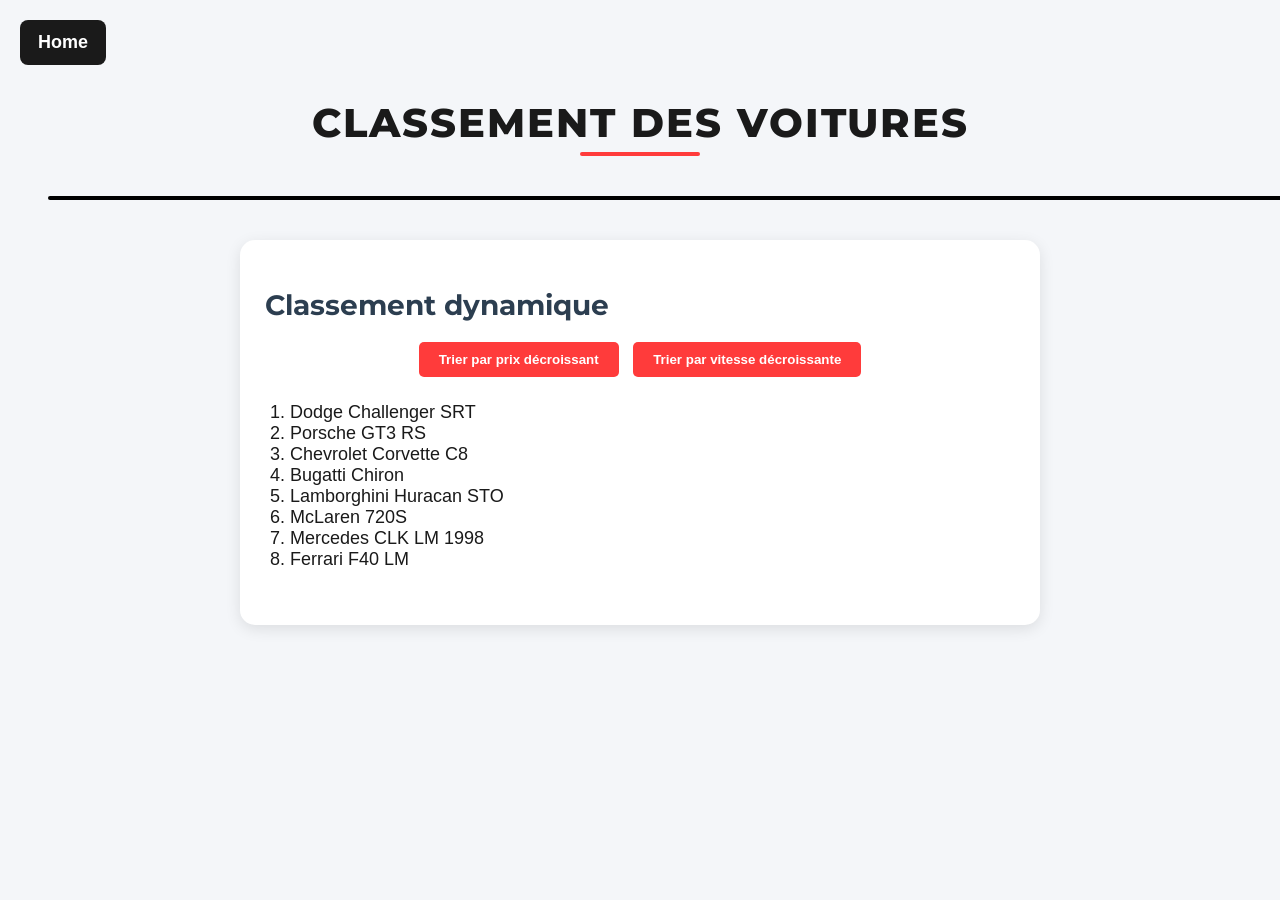
<file: Page_classement.html>
<!DOCTYPE html>
<html lang="fr">
<head>
  <meta charset="UTF-8">
  <title>Classement Voitures</title>
  <link rel="stylesheet" href="Page_source.css">
</head>
<body>
<a href="index.html" class="home-btn">Home</a>



  <h1 class="slider-title">Classement des voitures</h1>
  <hr class="separator">
  <hr class="separator2">

  <main>
    <section class="bulle">
      <h2>Classement dynamique</h2>
      <div style="text-align:center; margin-bottom: 20px;">
        <button onclick="trierListe('prix')">Trier par prix décroissant</button>
        <button onclick="trierListe('vitesse')">Trier par vitesse décroissante</button>
      </div>

      <ol id="classementVoitures">
        <li data-prix="65000" data-vitesse="327">Dodge Challenger SRT</li>
        <li data-prix="250000" data-vitesse="296">Porsche GT3 RS</li>
        <li data-prix="100000" data-vitesse="312">Chevrolet Corvette C8</li>
        <li data-prix="4500000" data-vitesse="490">Bugatti Chiron</li>
        <li data-prix="430000" data-vitesse="310">Lamborghini Huracan STO</li>
        <li data-prix="275000" data-vitesse="341">McLaren 720S</li>
        <li data-prix="10000000" data-vitesse="335">Mercedes CLK LM 1998</li>
        <li data-prix="5000000" data-vitesse="370">Ferrari F40 LM</li>
      </ol>
    </section>

      <script>
    function trierListe(critere) {
      const liste = document.getElementById("classementVoitures");
      const elements = Array.from(liste.children);

      elements.sort((a, b) => {
        const valA = parseFloat(a.dataset[critere]);
        const valB = parseFloat(b.dataset[critere]);
        return valB - valA; // Tri décroissant
      });

      liste.innerHTML = "";
      elements.forEach(el => {
        const nom = el.textContent.split(" - ")[0];
        const valeur = el.dataset[critere];
        const unite = critere === "prix" ? "€" : "km/h";
        const texte = `${nom} - ${valeur} ${unite}`;
        const nouveau = document.createElement("li");
        nouveau.dataset.prix = el.dataset.prix;
        nouveau.dataset.vitesse = el.dataset.vitesse;
        nouveau.textContent = texte;
        liste.appendChild(nouveau);
      });
    }
  </script>
  </main>
</body>
</file>
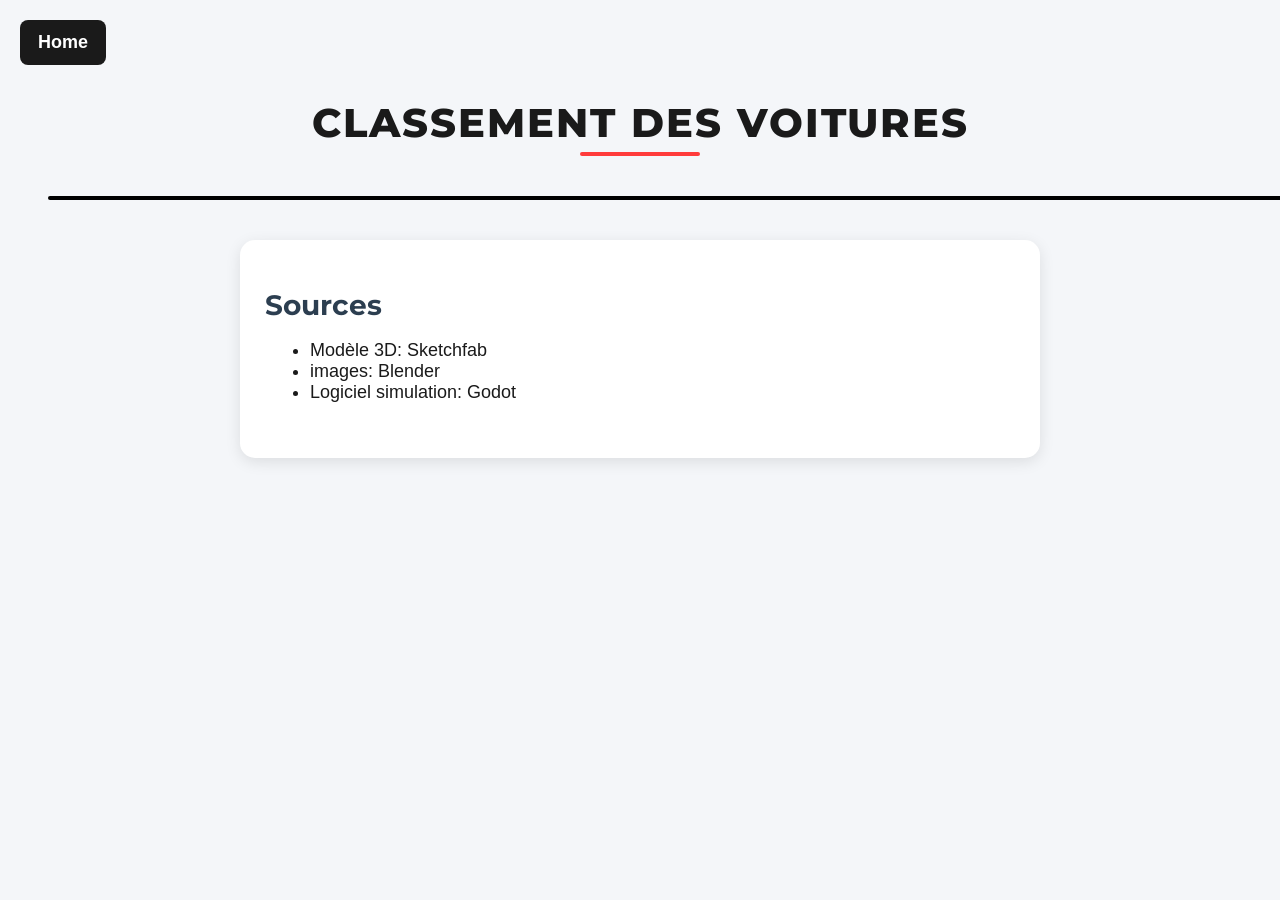
<file: Page_source.html>
<!DOCTYPE html>
<html lang="fr">
<head>
  <meta charset="UTF-8">
  <title>Classement Voitures</title>
  <link rel="stylesheet" href="Page_source.css">
</head>
<body>
<a href="index.html" class="home-btn">Home</a>



  <h1 class="slider-title">Classement des voitures</h1>
  <hr class="separator">
  <hr class="separator2">

  <main>
    <section class="bulle">
      <h2>Sources</h2>
      <ul>
        <li>Modèle 3D: Sketchfab</li>
        <li>images: Blender</li>
        <li>Logiciel simulation: Godot</li>
      </ul>
    </section>
  </main>
</body>
</html>
</file>
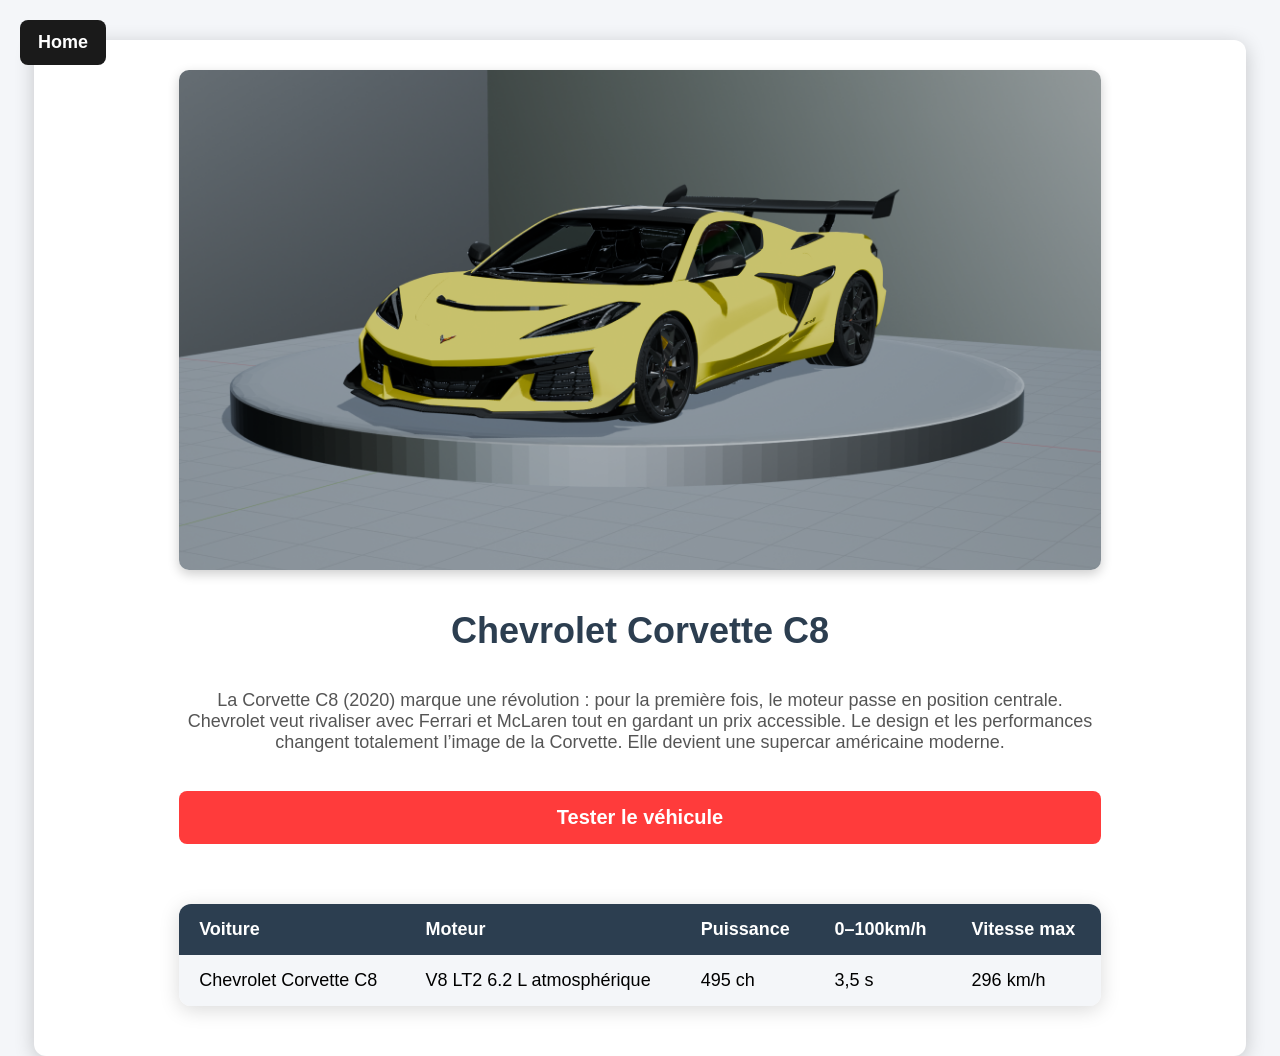
<file: PageInfoChevrolet.html>
<!DOCTYPE html>
<html lang="fr">
<head>
  <meta charset="UTF-8">
  <meta name="viewport" content="width=device-width, initial-scale=1.0">
  <title>Chevrolet Corvette C8 – MyGarage</title>
  <link rel="stylesheet" href="PageinfoChevrolet.css">
</head>

<body>
<a href="index.html" class="home-btn">Home</a>
  <div class="container">

   
    <img src="ChevroletCorvetteC8.png" class="car-image">

    
    <div class="info">
      <h1>Chevrolet Corvette C8</h1>

      <p class="desc">
        La Corvette C8 (2020) marque une révolution : pour la première fois, le moteur passe en position centrale. Chevrolet veut rivaliser avec Ferrari et McLaren tout en gardant un prix accessible. Le design et les performances changent totalement l’image de la Corvette. Elle devient une supercar américaine moderne.
      </p>

      <a class="btn-test" href="PageTestDC.html">
        Tester le véhicule
      </a>
    </div>

    
    <table>
      <tr>
        <th>Voiture</th>
        <th>Moteur</th>
        <th>Puissance</th>
        <th>0–100km/h</th>
        <th>Vitesse max</th>
      </tr>

      <tr>
        <td>Chevrolet Corvette C8</td>
        <td>V8 LT2 6.2 L atmosphérique</td>
        <td>495 ch</td>
        <td>3,5 s</td>
        <td>296 km/h</td>
      </tr>
    </table>

  </div>

</body>
</html>
</file>
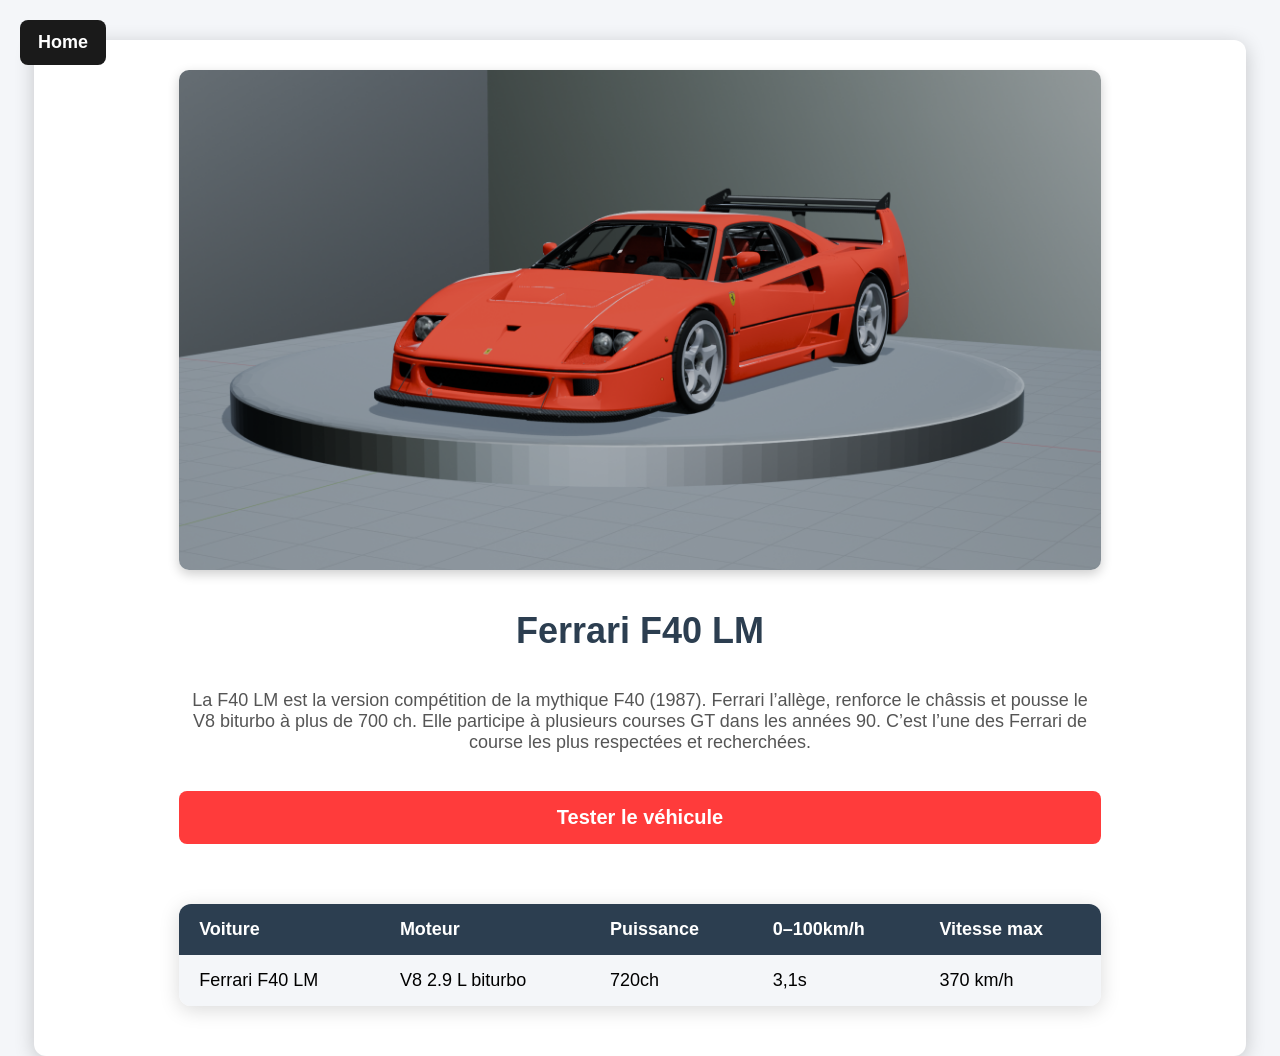
<file: PageInfoFerrari.html>
<!DOCTYPE html>
<html lang="fr">
<head>
  <meta charset="UTF-8">
  <meta name="viewport" content="width=device-width, initial-scale=1.0">
  <title>Ferrari F40 LM – MyGarage</title>
  <link rel="stylesheet" href="PageinfoDC.css">
</head>

<body>
<a href="index.html" class="home-btn">Home</a>

  <div class="container">

   
    <img src="Ferrari.png" class="car-image">

  
    <div class="info">
      <h1>Ferrari F40 LM</h1>

      <p class="desc">
        La F40 LM est la version compétition de la mythique F40 (1987). Ferrari l’allège, renforce le châssis et pousse le V8 biturbo à plus de 700 ch. Elle participe à plusieurs courses GT dans les années 90. C’est l’une des Ferrari de course les plus respectées et recherchées.
      </p>

      <a class="btn-test" href="PageTestDC.html">
        Tester le véhicule
      </a>
    </div>

    <table>
      <tr>
        <th>Voiture</th>
        <th>Moteur</th>
        <th>Puissance</th>
        <th>0–100km/h</th>
        <th>Vitesse max</th>
      </tr>

      <tr>
        <td>Ferrari F40 LM</td>
        <td>V8 2.9 L biturbo</td>
        <td>720ch</td>
        <td>3,1s</td>
        <td>370 km/h</td>
      </tr>
    </table>

  </div>

</body>
</html>
</file>
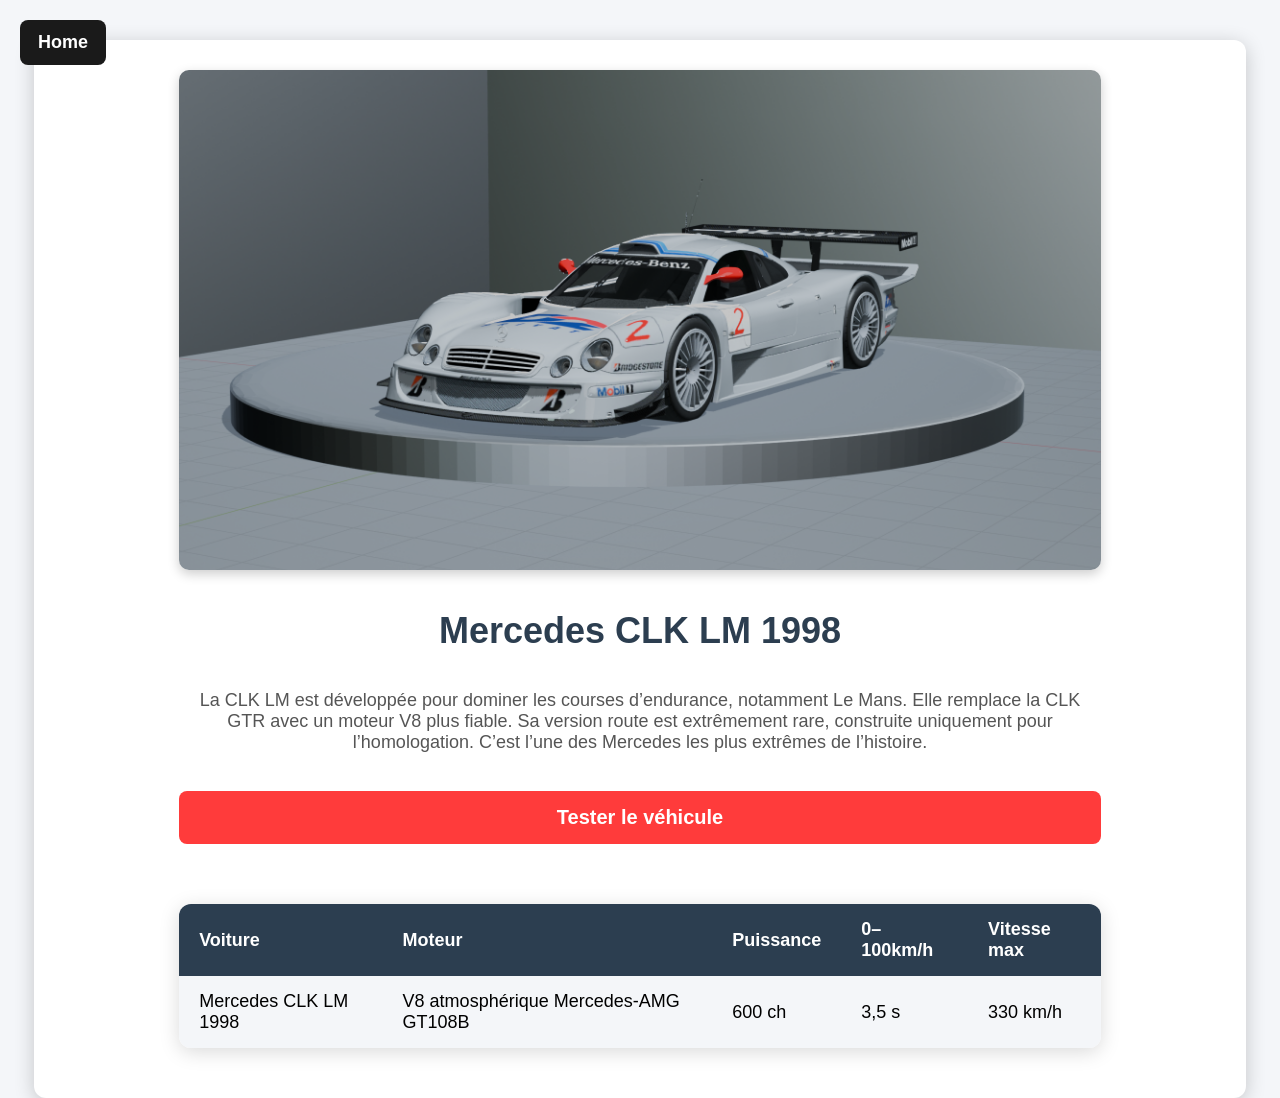
<file: PageinfoMercedes.html>
<!DOCTYPE html>
<html lang="fr">
<head>
  <meta charset="UTF-8">
  <meta name="viewport" content="width=device-width, initial-scale=1.0">
  <title>Mercedes CLK LM 1998 – MyGarage</title>
  <link rel="stylesheet" href="PageinfoDC.css">
</head>

<body>
<a href="index.html" class="home-btn">Home</a>

  <div class="container">

    
    <img src="Mercedes.png" class="car-image">

   
    <div class="info">
      <h1>Mercedes CLK LM 1998</h1>

      <p class="desc">
        La CLK LM est développée pour dominer les courses d’endurance, notamment Le Mans. Elle remplace la CLK GTR avec un moteur V8 plus fiable. Sa version route est extrêmement rare, construite uniquement pour l’homologation. C’est l’une des Mercedes les plus extrêmes de l’histoire.
      </p>

      <a class="btn-test" href="PageTestDC.html">
        Tester le véhicule
      </a>
    </div>

    
    <table>
      <tr>
        <th>Voiture</th>
        <th>Moteur</th>
        <th>Puissance</th>
        <th>0–100km/h</th>
        <th>Vitesse max</th>
      </tr>

      <tr>
        <td>Mercedes CLK LM 1998</td>
        <td>V8 atmosphérique Mercedes‑AMG GT108B</td>
        <td>600 ch </td>
        <td>3,5 s</td>
        <td>330 km/h </td>
      </tr>
    </table>

  </div>

</body>
</html>
</file>
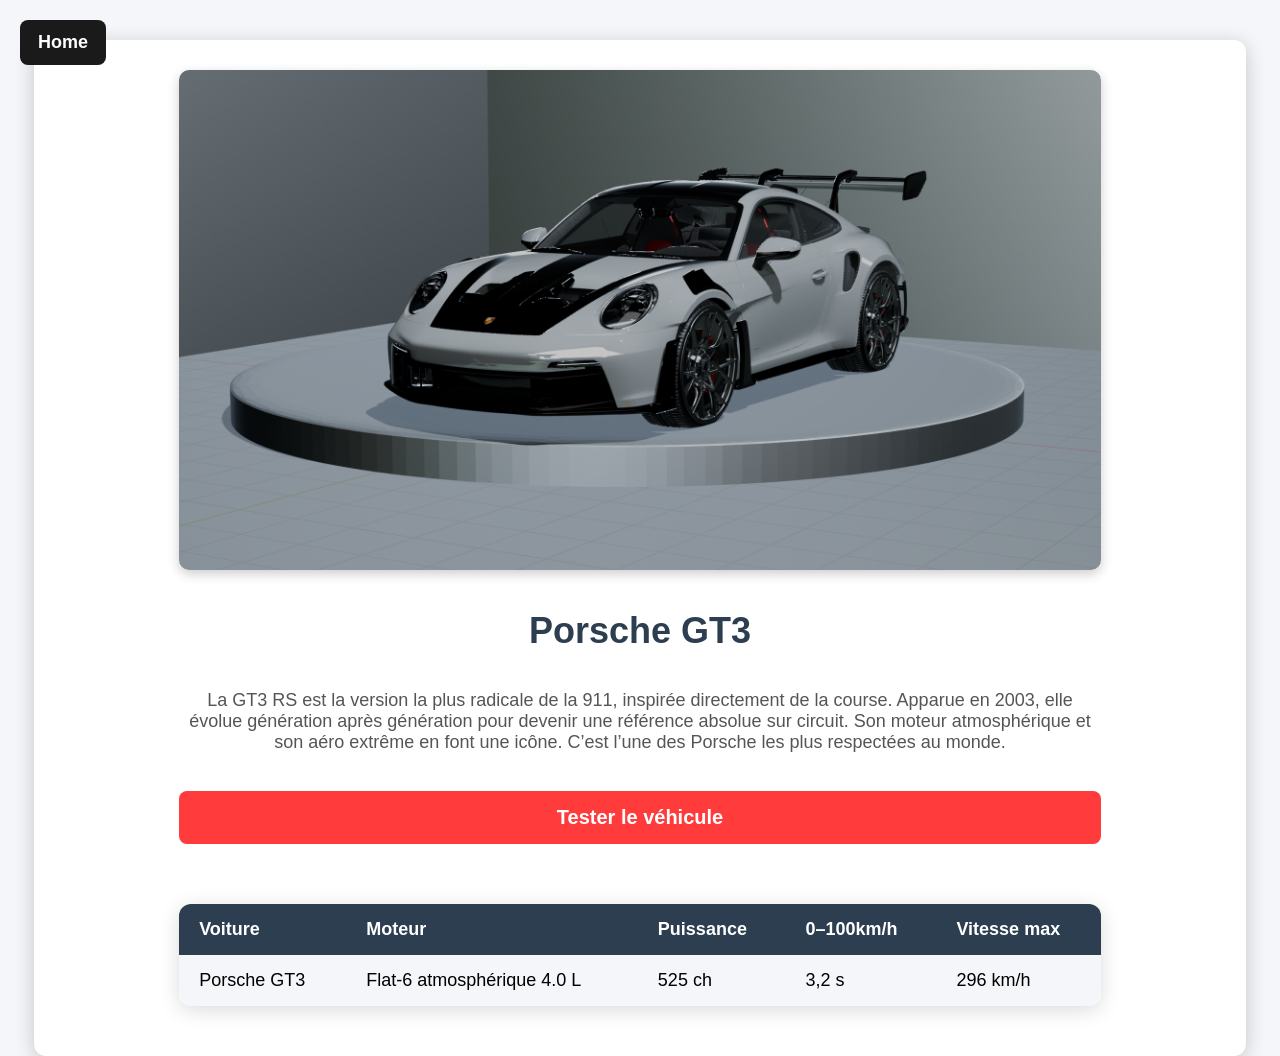
<file: PageInfoPorsche.html>
<!DOCTYPE html>
<html lang="fr">
<head>
  <meta charset="UTF-8">
  <meta name="viewport" content="width=device-width, initial-scale=1.0">
  <title>Porsche GT3 – MyGarage</title>
  <link rel="stylesheet" href="PageinfoPorsche.css">
</head>

<body>
<a href="index.html" class="home-btn">Home</a>

  <div class="container">

    
    <img src="PorscheGT3.png" class="car-image">

    
    <div class="info">
      <h1>Porsche GT3</h1>

      <p class="desc">
        La GT3 RS est la version la plus radicale de la 911, inspirée directement de la course. Apparue en 2003, elle évolue génération après génération pour devenir une référence absolue sur circuit. Son moteur atmosphérique et son aéro extrême en font une icône. C’est l’une des Porsche les plus respectées au monde.
      </p>

      <a class="btn-test" href="PageTestDC.html">
        Tester le véhicule
      </a>
    </div>

   
    <table>
      <tr>
        <th>Voiture</th>
        <th>Moteur</th>
        <th>Puissance</th>
        <th>0–100km/h</th>
        <th>Vitesse max</th>
      </tr>

      <tr>
        <td>Porsche GT3</td>
        <td>Flat‑6 atmosphérique 4.0 L</td>
        <td>525 ch</td>
        <td>3,2 s </td>
        <td>296 km/h</td>
      </tr>
    </table>

  </div>

</body>
</html>
</file>
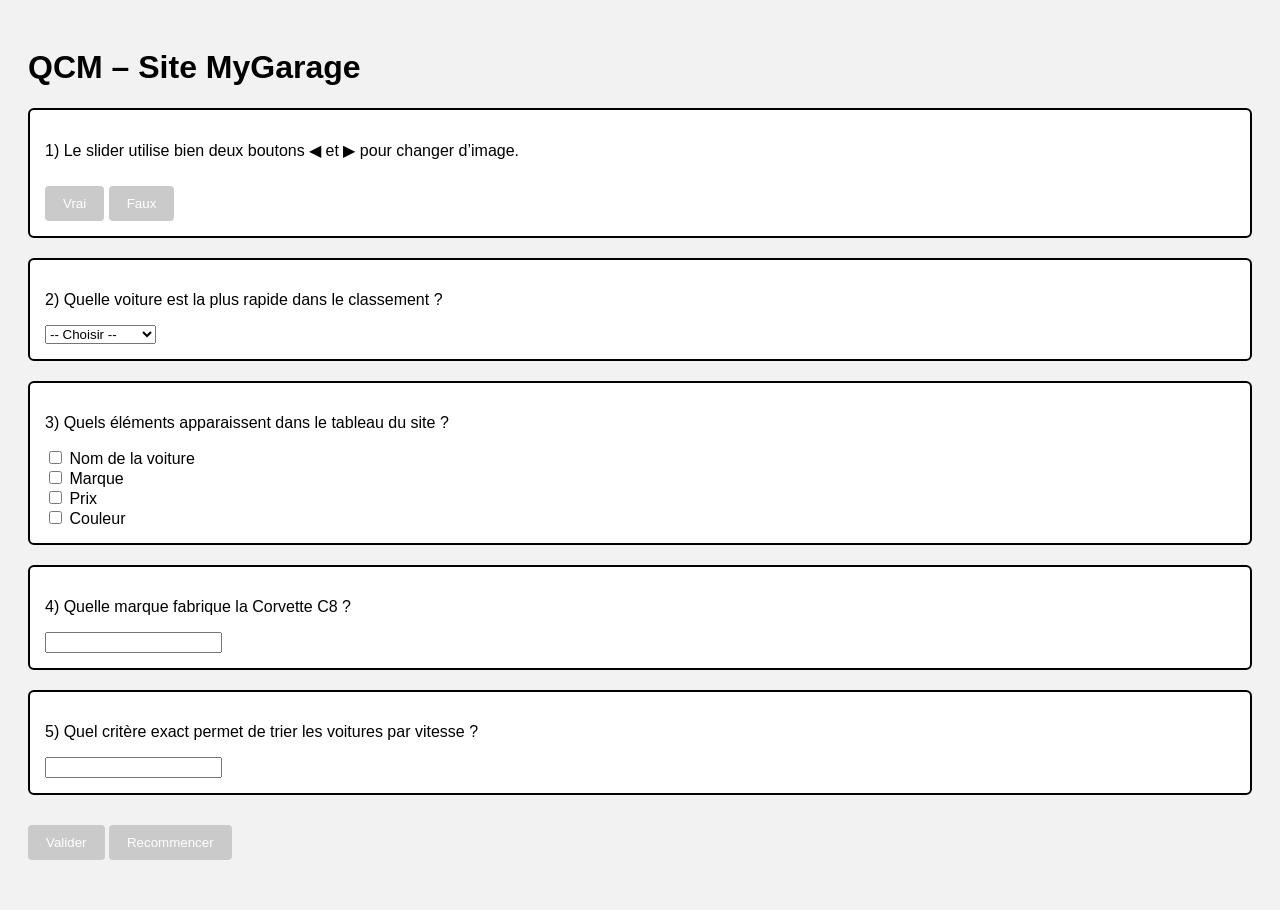
<file: QCM_JavaScript.html>
<!DOCTYPE html>
<html lang="fr">
<head>
    <meta charset="UTF-8">
    <title>QCM MyGarage</title>
    <link rel="stylesheet" href="QCM_JavaScript.css">
</head>
<body>

<h1>QCM – Site MyGarage</h1>

<div id="qcmContainer"></div>

<script src="QCM_JavaScript.js"></script>
</body>
</html>
</file>
<file: Page_source.css>
@import url('https://fonts.googleapis.com/css2?family=Montserrat:wght@600;800&display=swap');

.slider-title {
  font-family: 'Montserrat', sans-serif;
  text-align: center;
  font-size: 40px;
  font-weight: 800;
  color: #1a1a1a;
  letter-spacing: 2px;
  margin-top: 50px;
  margin-bottom: 5px;
  text-transform: uppercase;
}

.separator {
  width: 120px;
  height: 4px;
  background: #ff3b3b;
  border: none;
  margin: 0 auto 40px auto;
  border-radius: 2px;
}

.separator2 {
  width: 2000px;
  height: 4px;
  background: black;
  border: none;
  margin: 0 auto 40px auto;
  border-radius: 2px;
}

body {
  font-family: Arial, sans-serif;
  background: #f4f6f9;
  color: #1a1a1a;
  padding: 40px;
}

main {
  max-width: 800px;
  margin: auto;
}

ol, ul {
  font-size: 20px;
  margin-bottom: 30px;
}

ul li {
  list-style-type: disc;
  margin-left: 20px;
}

.bulle {
  background-color: white;
  border-radius: 15px;
  padding: 25px;
  margin: 30px auto;
  max-width: 1000px;
  box-shadow: 0 4px 15px rgba(0, 0, 0, 0.1);
}

.bulle h2 {
  font-family: 'Montserrat', sans-serif;
  font-size: 28px;
  margin-bottom: 15px;
  color: #2c3e50;
}

.bulle ol, .bulle ul {
  font-size: 18px;
  padding-left: 25px;
}

.bulle ul li {
  list-style-type: disc;
}

button {
  padding: 10px 20px;
  margin: 5px;
  background-color: #ff3b3b;
  color: white;
  border: none;
  border-radius: 5px;
  font-weight: bold;
  cursor: pointer;
}

button:hover {
  background-color: #d32f2f;
}

.home-btn {
    position: fixed;
    top: 20px;
    left: 20px;
    background: #1a1a1a;
    color: white;
    padding: 12px 18px;
    border-radius: 8px;
    font-size: 18px;
    text-decoration: none;
    font-weight: bold;
    transition: 0.3s;
    z-index: 9999;
}

.home-btn:hover {
    background: #ff3b3b;
    padding-left: 25px;
}
</file>
<file: PageinfoChevrolet.css>
/* --- GLOBAL --- */
body {
  margin: 0;
  padding: 0;
  font-family: Arial, sans-serif;
  background: #f4f6f9;
  display: flex;
  justify-content: center;
  align-items: flex-start;
  min-height: 100vh;
}


.container {
  display: flex;
  flex-direction: column;   
  background: white;
  padding: 30px;
  border-radius: 12px;
  box-shadow: 0 4px 20px rgba(0,0,0,0.2);
  max-width: 1200px;
  width: 90%;
  gap: 40px;
  margin-top: 40px;
  align-items: center;
}


.car-image {
  width: 80%;
  border-radius: 10px;
  height: 500px;
  object-fit: cover;
  box-shadow: 0 4px 12px rgba(0,0,0,0.2);
}


.info {
  width: 80%;
  display: flex;
  flex-direction: column;
  gap: 20px;
  text-align: center;
}

h1 {
  margin: 0;
  font-size: 36px;
  color: #2c3e50;
}

.desc {
  font-size: 18px;
  color: #555;
}

.btn-test {
  display: inline-block;
  padding: 15px 25px;
  background: #ff3b3b;
  color: white;
  font-size: 20px;
  text-decoration: none;
  border-radius: 8px;
  text-align: center;
  transition: 0.3s;
  font-weight: bold;
}

.btn-test:hover {
  background: #d62828;
}

/* --- TABLEAU --- */
table {
  width: 80%;
  margin: 20px auto;
  border-collapse: collapse;
  background: #ffffff;
  border-radius: 12px;
  overflow: hidden;
  box-shadow: 0 4px 20px rgba(0,0,0,0.15);
}

th, td {
  padding: 15px 20px;
  text-align: left;
  font-size: 18px;
}

th {
  background: #2c3e50;
  color: white;
  font-weight: bold;
}

tr:nth-child(even) {
  background: #f4f6f9;
}

tr:hover {
  background: #e8ecf2;
}

.home-btn {
    position: fixed;
    top: 20px;
    left: 20px;
    background: #1a1a1a;
    color: white;
    padding: 12px 18px;
    border-radius: 8px;
    font-size: 18px;
    text-decoration: none;
    font-weight: bold;
    transition: 0.3s;
    z-index: 9999;
}

.home-btn:hover {
    background: #ff3b3b;
    padding-left: 25px;
}
</file>
<file: PageinfoDC.css>
body {
  margin: 0;
  padding: 0;
  font-family: Arial, sans-serif;
  background: #f4f6f9;
  display: flex;
  justify-content: center;
  align-items: flex-start;
  min-height: 100vh;
}


.container {
  display: flex;
  flex-direction: column;  
  background: white;
  padding: 30px;
  border-radius: 12px;
  box-shadow: 0 4px 20px rgba(0,0,0,0.2);
  max-width: 1200px;
  width: 90%;
  gap: 40px;
  margin-top: 40px;
  align-items: center;
}


.car-image {
  width: 80%;
  border-radius: 10px;
  height: 500px;
  object-fit: cover;
  box-shadow: 0 4px 12px rgba(0,0,0,0.2);
}


.info {
  width: 80%;
  display: flex;
  flex-direction: column;
  gap: 20px;
  text-align: center;
}

h1 {
  margin: 0;
  font-size: 36px;
  color: #2c3e50;
}

.desc {
  font-size: 18px;
  color: #555;
}

.btn-test {
  display: inline-block;
  padding: 15px 25px;
  background: #ff3b3b;
  color: white;
  font-size: 20px;
  text-decoration: none;
  border-radius: 8px;
  text-align: center;
  transition: 0.3s;
  font-weight: bold;
}

.btn-test:hover {
  background: #d62828;
}


table {
  width: 80%;
  margin: 20px auto;
  border-collapse: collapse;
  background: #ffffff;
  border-radius: 12px;
  overflow: hidden;
  box-shadow: 0 4px 20px rgba(0,0,0,0.15);
}

th, td {
  padding: 15px 20px;
  text-align: left;
  font-size: 18px;
}

th {
  background: #2c3e50;
  color: white;
  font-weight: bold;
}

tr:nth-child(even) {
  background: #f4f6f9;
}

tr:hover {
  background: #e8ecf2;
}

.home-btn {
    position: fixed;
    top: 20px;
    left: 20px;
    background: #1a1a1a;
    color: white;
    padding: 12px 18px;
    border-radius: 8px;
    font-size: 18px;
    text-decoration: none;
    font-weight: bold;
    transition: 0.3s;
    z-index: 9999;
}

.home-btn:hover {
    background: #ff3b3b;
    padding-left: 25px;
}
</file>
<file: PageinfoPorsche.css>
body {
  margin: 0;
  padding: 0;
  font-family: Arial, sans-serif;
  background: #f4f6f9;
  display: flex;
  justify-content: center;
  align-items: flex-start;
  min-height: 100vh;
}


.container {
  display: flex;
  flex-direction: column;  
  background: white;
  padding: 30px;
  border-radius: 12px;
  box-shadow: 0 4px 20px rgba(0,0,0,0.2);
  max-width: 1200px;
  width: 90%;
  gap: 40px;
  margin-top: 40px;
  align-items: center;
}


.car-image {
  width: 80%;
  border-radius: 10px;
  height: 500px;
  object-fit: cover;
  box-shadow: 0 4px 12px rgba(0,0,0,0.2);
}


.info {
  width: 80%;
  display: flex;
  flex-direction: column;
  gap: 20px;
  text-align: center;
}

h1 {
  margin: 0;
  font-size: 36px;
  color: #2c3e50;
}

.desc {
  font-size: 18px;
  color: #555;
}

.btn-test {
  display: inline-block;
  padding: 15px 25px;
  background: #ff3b3b;
  color: white;
  font-size: 20px;
  text-decoration: none;
  border-radius: 8px;
  text-align: center;
  transition: 0.3s;
  font-weight: bold;
}

.btn-test:hover {
  background: #d62828;
}


table {
  width: 80%;
  margin: 20px auto;
  border-collapse: collapse;
  background: #ffffff;
  border-radius: 12px;
  overflow: hidden;
  box-shadow: 0 4px 20px rgba(0,0,0,0.15);
}

th, td {
  padding: 15px 20px;
  text-align: left;
  font-size: 18px;
}

th {
  background: #2c3e50;
  color: white;
  font-weight: bold;
}

tr:nth-child(even) {
  background: #f4f6f9;
}

tr:hover {
  background: #e8ecf2;
}

.home-btn {
    position: fixed;
    top: 20px;
    left: 20px;
    background: #1a1a1a;
    color: white;
    padding: 12px 18px;
    border-radius: 8px;
    font-size: 18px;
    text-decoration: none;
    font-weight: bold;
    transition: 0.3s;
    z-index: 9999;
}

.home-btn:hover {
    background: #ff3b3b;
    padding-left: 25px;
}
</file>
<file: QCM_JavaScript.css>
body {
    font-family: Arial, sans-serif;
    background: #f2f2f2;
    padding: 20px;
}

.qcm-box {
    background: white;
    padding: 15px;
    margin: 20px 0;
    border: 2px solid #000000;
    border-radius: 6px;
    animation: fadeZoom 1s ease-out;
}


@keyframes fadeZoom {
    0% { opacity: 0; transform: scale(0.7); }
    100% { opacity: 1; transform: scale(1); }
}


.shake {
    animation: shake 0.6s ease-in-out;
}

@keyframes shake {
    0% { transform: translateX(0); }
    20% { transform: translateX(-15px); }
    40% { transform: translateX(15px); }
    60% { transform: translateX(-15px); }
    80% { transform: translateX(15px); }
    100% { transform: translateX(0); }
}

.qcm-btn {
    padding: 10px 18px;
    margin-top: 10px;
    cursor: pointer;
    background: #cacaca;
    color: white;
    border: none;
    border-radius: 4px;
}

.qcm-btn:hover {
    background: #a1a1a1;
}

#scoreFinal {
    font-size: 22px;
    font-weight: bold;
    margin-top: 20px;
}
</file>
